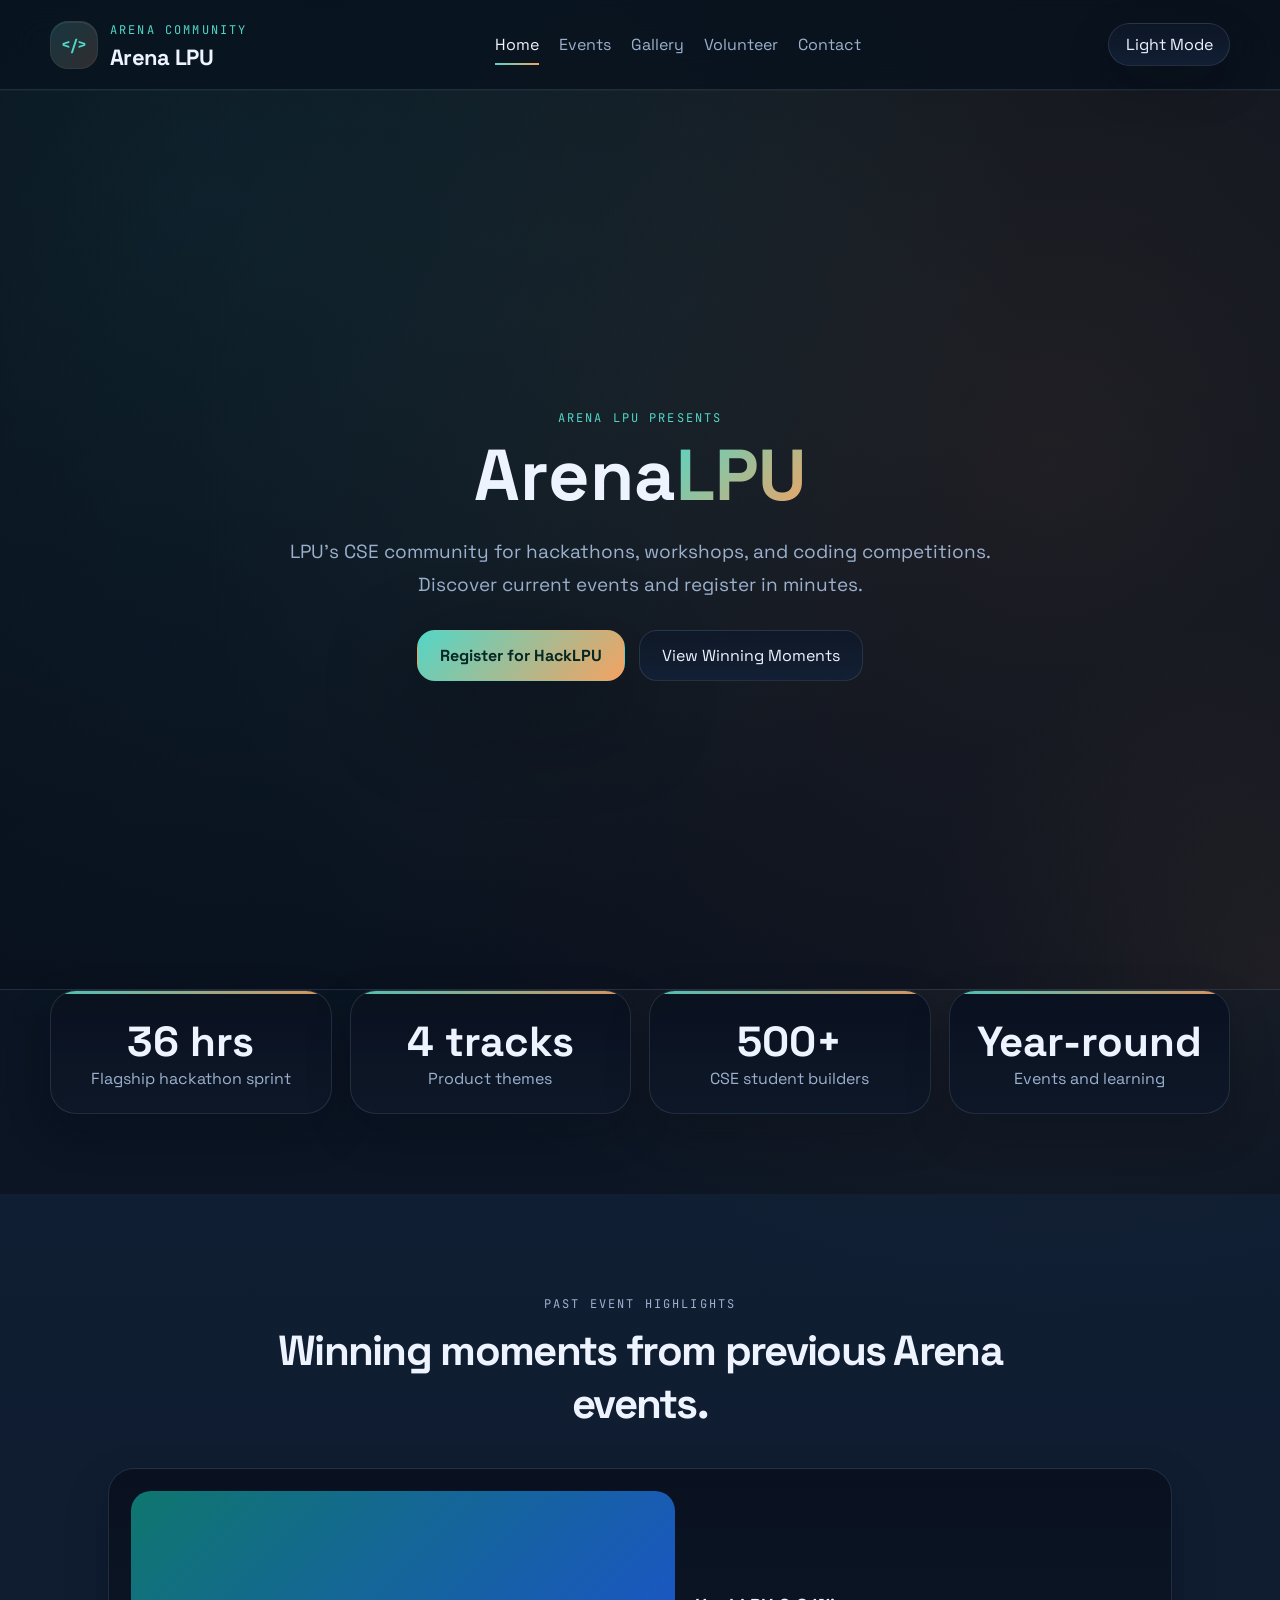
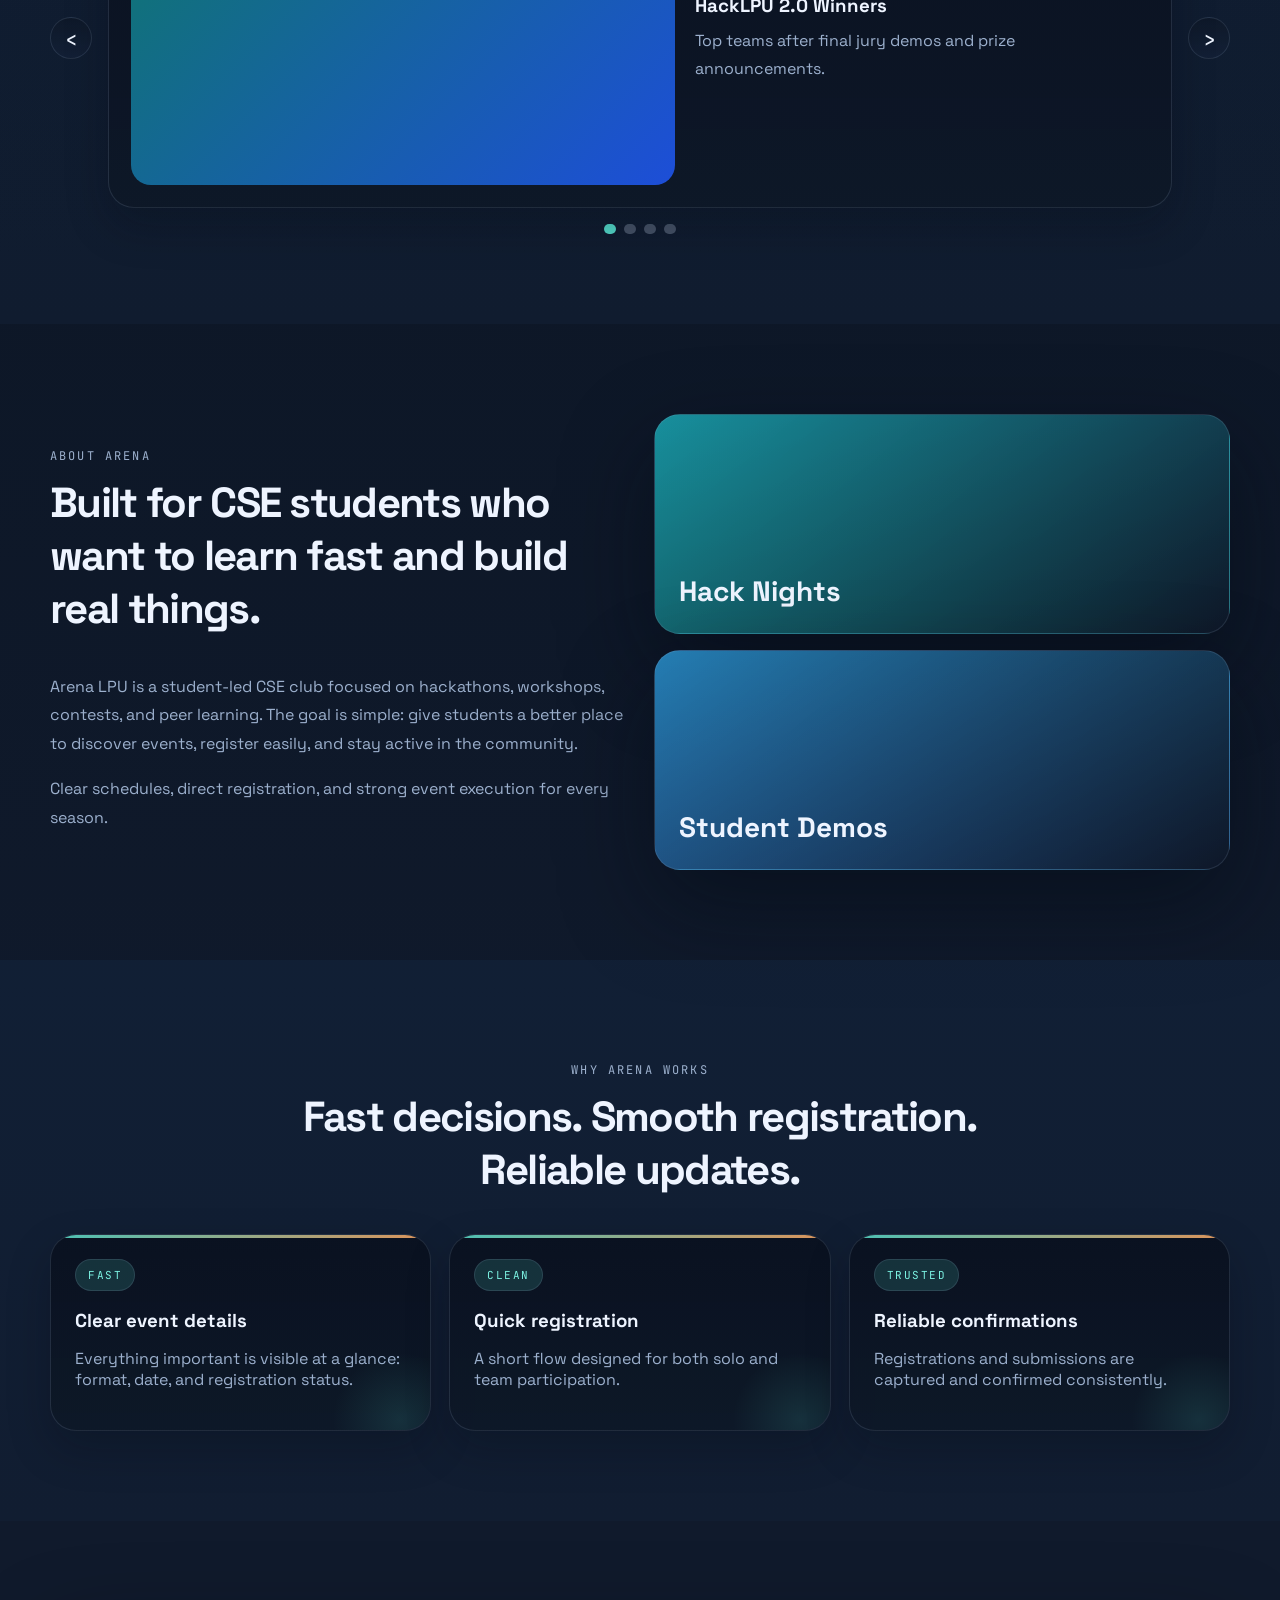
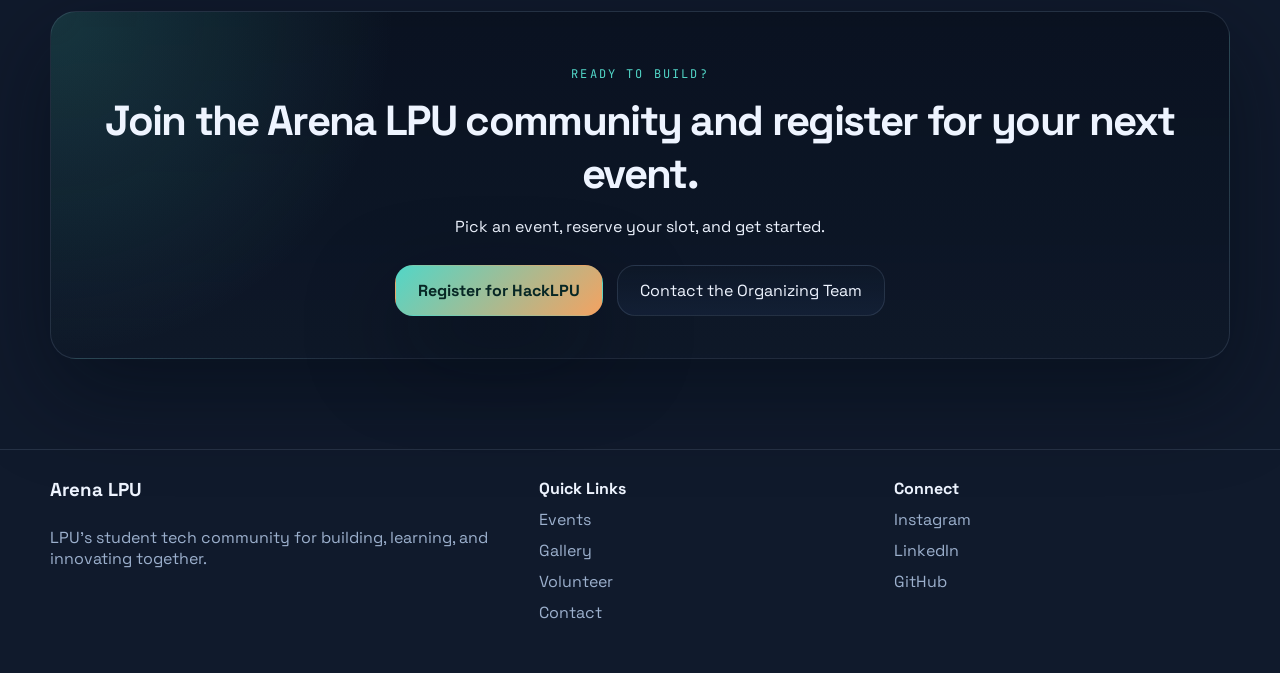
<file: public/index.html>
<!DOCTYPE html>
<html lang="en">
  <head>
    <meta charset="UTF-8" />
    <meta name="viewport" content="width=device-width, initial-scale=1.0" />
    <title>Arena LPU | Home</title>
    <link rel="preconnect" href="https://fonts.googleapis.com" />
    <link rel="preconnect" href="https://fonts.gstatic.com" crossorigin />
    <link
      href="https://fonts.googleapis.com/css2?family=Space+Grotesk:wght@400;500;700&family=JetBrains+Mono:wght@400;500&display=swap"
      rel="stylesheet"
    />
    <link rel="stylesheet" href="styles.css" />
  </head>
  <body data-page="home">
    <a class="skip-link" href="#main-content">Skip to content</a>
    <header class="site-header">
      <div class="container nav-wrap">
        <a class="brand" href="index.html">
          <span class="brand-mark">&lt;/&gt;</span>
          <span>
            <span class="brand-top">Arena Community</span>
            <span class="brand-name">Arena LPU</span>
          </span>
        </a>

        <nav class="desktop-nav">
          <a href="index.html">Home</a>
          <a href="events.html">Events</a>
          <a href="gallery.html">Gallery</a>
          <a href="volunteer.html">Volunteer</a>
          <a href="contact.html">Contact</a>
        </nav>
        <button class="mobile-nav-toggle" aria-label="Open navigation" type="button">☰</button>
        <nav class="mobile-nav" aria-hidden="true">
          <a href="index.html">Home</a>
          <a href="events.html">Events</a>
          <a href="gallery.html">Gallery</a>
          <a href="volunteer.html">Volunteer</a>
          <a href="contact.html">Contact</a>
        </nav>
        <div class="header-actions">
          <button class="theme-toggle" data-theme-toggle type="button">Light Mode</button>
        </div>
      </div>

    </header>

    <main>
      <section class="hero-section hero-simple hero-with-gallery">
        <div class="hero-gallery-background" id="heroGalleryBackground" aria-hidden="true">
          <div class="hero-gallery-slide hero-gallery-theme-1 active"></div>
          <div class="hero-gallery-slide hero-gallery-theme-2"></div>
          <div class="hero-gallery-slide hero-gallery-theme-3"></div>
          <div class="hero-gallery-slide hero-gallery-theme-4"></div>
        </div>
        <div class="hero-overlay"></div>
        <div class="container hero-content">
          <p class="eyebrow">Arena LPU presents</p>
          <h1>Arena<span class="gradient-text">LPU</span></h1>
          <p class="hero-copy">
            LPU's CSE community for hackathons, workshops, and coding competitions.
            Discover current events and register in minutes.
          </p>
          <div class="hero-actions">
            <a class="primary-button" href="events.html">Register for HackLPU</a>
            <a class="secondary-button" href="gallery.html">View Winning Moments</a>
          </div>
        </div>
      </section>

      <section class="stats-section">
        <div class="container stats-grid">
          <div class="stat-card">
            <strong>36 hrs</strong>
            <span>Flagship hackathon sprint</span>
          </div>
          <div class="stat-card">
            <strong>4 tracks</strong>
            <span>Product themes</span>
          </div>
          <div class="stat-card">
            <strong>500+</strong>
            <span>CSE student builders</span>
          </div>
          <div class="stat-card">
            <strong>Year-round</strong>
            <span>Events and learning</span>
          </div>
        </div>
      </section>

      <section class="section alt-section" id="homeMomentsSlideshow">
        <div class="container">
          <div class="section-heading">
            <p class="eyebrow">Past Event Highlights</p>
            <h2>Winning moments from previous Arena events.</h2>
          </div>

          <div class="moments-slider">
            <button class="slider-nav" id="momentsPrev" type="button" aria-label="Previous moment">&#8249;</button>
            <div class="moments-viewport" id="momentsViewport">
              <article class="moment-slide active" data-theme="one">
                <div class="moment-media"></div>
                <div class="moment-copy">
                  <h3>HackLPU 2.0 Winners</h3>
                  <p>Top teams after final jury demos and prize announcements.</p>
                </div>
              </article>
              <article class="moment-slide" data-theme="two">
                <div class="moment-media"></div>
                <div class="moment-copy">
                  <h3>Prototype Showcase</h3>
                  <p>Students presenting working prototypes to mentors and peers.</p>
                </div>
              </article>
              <article class="moment-slide" data-theme="three">
                <div class="moment-media"></div>
                <div class="moment-copy">
                  <h3>Workshop Graduation</h3>
                  <p>Completion milestone from the Web Dev Bootcamp cohort.</p>
                </div>
              </article>
              <article class="moment-slide" data-theme="four">
                <div class="moment-media"></div>
                <div class="moment-copy">
                  <h3>Community Demo Night</h3>
                  <p>Live demos, team feedback, and collaboration announcements.</p>
                </div>
              </article>
            </div>
            <button class="slider-nav" id="momentsNext" type="button" aria-label="Next moment">&#8250;</button>
          </div>

          <div class="slider-dots" id="momentsDots" aria-label="Slideshow indicators"></div>
        </div>
      </section>

      <section class="section">
        <div class="container two-column">
          <div>
            <div class="section-heading left">
              <p class="eyebrow">About Arena</p>
              <h2>Built for CSE students who want to learn fast and build real things.</h2>
            </div>
            <p class="body-copy">
              Arena LPU is a student-led CSE club focused on hackathons, workshops, contests, and peer learning.
              The goal is simple: give students a better place to discover events, register easily, and stay active in the community.
            </p>
            <p class="body-copy">
              Clear schedules, direct registration, and strong event execution for every season.
            </p>
          </div>
          <div class="image-stack">
            <div class="image-card image-one">Hack Nights</div>
            <div class="image-card image-two">Student Demos</div>
          </div>
        </div>
      </section>

      <section class="section alt-section">
        <div class="container">
          <div class="section-heading">
            <p class="eyebrow">Why Arena Works</p>
            <h2>Fast decisions. Smooth registration. Reliable updates.</h2>
          </div>
          <div class="card-grid three">
            <article class="event-card">
              <div class="card-top"><span class="tag">Fast</span></div>
              <h3>Clear event details</h3>
              <p>Everything important is visible at a glance: format, date, and registration status.</p>
            </article>
            <article class="event-card">
              <div class="card-top"><span class="tag">Clean</span></div>
              <h3>Quick registration</h3>
              <p>A short flow designed for both solo and team participation.</p>
            </article>
            <article class="event-card">
              <div class="card-top"><span class="tag">Trusted</span></div>
              <h3>Reliable confirmations</h3>
              <p>Registrations and submissions are captured and confirmed consistently.</p>
            </article>
          </div>
        </div>
      </section>

      <section class="section hidden" id="highlightsSection">
        <div class="container">
          <div class="section-heading">
            <p class="eyebrow">Current Highlights</p>
            <h2>Featured experiences for Arena students.</h2>
          </div>
          <div class="card-grid three" id="highlightsGrid"></div>
        </div>
      </section>

      <section class="section alt-section hidden" id="homeUpcomingSection">
        <div class="container">
          <div class="section-heading">
            <p class="eyebrow">Upcoming Events</p>
            <h2>Don't miss what is next at Arena LPU.</h2>
          </div>

          <div class="card-grid three" id="homeUpcomingGrid"></div>

          <div class="centered-link">
            <a class="inline-link" href="events.html">View all events</a>
          </div>
        </div>
      </section>

      <section class="section alt-section hidden" id="testimonialsSection">
        <div class="container">
          <div class="section-heading">
            <p class="eyebrow">What Members Say</p>
            <h2>Real student voices from the community.</h2>
          </div>

          <div class="card-grid three" id="testimonialsGrid"></div>
        </div>
      </section>

      <section class="section hidden" id="faqsSection">
        <div class="container narrow">
          <div class="section-heading">
            <p class="eyebrow">FAQs</p>
            <h2>Quick answers for students.</h2>
          </div>

          <div class="faq-list" id="faqsList"></div>
        </div>
      </section>

      <section class="section">
        <div class="container">
          <div class="cta-panel">
            <p class="eyebrow">Ready to Build?</p>
            <h2>Join the Arena LPU community and register for your next event.</h2>
            <p>Pick an event, reserve your slot, and get started.</p>
            <div class="hero-actions">
              <a class="primary-button" href="events.html">Register for HackLPU</a>
              <a class="secondary-button" href="contact.html">Contact the Organizing Team</a>
            </div>
          </div>
        </div>
      </section>
    </main>

    <footer class="site-footer">
      <div class="container footer-grid">
        <div>
          <h3>Arena LPU</h3>
          <p>LPU's student tech community for building, learning, and innovating together.</p>
        </div>
        <div>
          <h4>Quick Links</h4>
          <a href="events.html">Events</a>
          <a href="gallery.html">Gallery</a>
          <a href="volunteer.html">Volunteer</a>
          <a href="contact.html">Contact</a>
        </div>
        <div>
          <h4>Connect</h4>
          <a href="#">Instagram</a>
          <a href="#">LinkedIn</a>
          <a href="#">GitHub</a>
        </div>
      </div>
    </footer>

    <div class="modal-backdrop hidden" id="registrationModal">
      <div class="modal-card">
        <div class="modal-header">
          <div>
            <p class="eyebrow">Hackathon Registration</p>
            <h2 id="stepTitle">Group Head Details</h2>
            <p id="selectedEventLabel" class="modal-subtitle">Selected event: HackLPU 3.0</p>
          </div>
          <button class="secondary-button small" id="closeModal" type="button">Close</button>
        </div>

        <div class="progress-block">
          <div class="progress-meta">
            <span id="progressLabel">Step 1 of 4</span>
            <span id="progressText">Group Head Details</span>
          </div>
          <div class="progress-bar">
            <span id="progressFill" class="progress-fill"></span>
          </div>
        </div>

        <div class="message-box hidden" id="formMessage"></div>

        <div class="form-step active" data-step="1">
          <div class="form-grid">
            <label>
              <span>Team Name</span>
              <input type="text" id="teamName" />
            </label>
            <label>
              <span>College / University</span>
              <input type="text" id="collegeName" value="Lovely Professional University" />
            </label>
            <label>
              <span>Group Head Full Name</span>
              <input type="text" id="headName" />
            </label>
            <label>
              <span>Unique Email ID of Head</span>
              <input type="email" id="headEmail" />
            </label>
            <label>
              <span>Phone Number</span>
              <input type="text" id="headPhone" />
            </label>
            <label>
              <span>Course / Year</span>
              <input type="text" id="headCourseYear" />
            </label>
          </div>
        </div>

        <div class="form-step" data-step="2" hidden>
          <p class="body-copy">Select the total number of members in the group, including the head.</p>
          <div class="team-size-grid">
            <button type="button" class="team-size-button active" data-size="1">1</button>
            <button type="button" class="team-size-button" data-size="2">2</button>
            <button type="button" class="team-size-button" data-size="3">3</button>
            <button type="button" class="team-size-button" data-size="4">4</button>
          </div>
          <p class="helper-text" id="teamSizeNote">You selected 1 member, so the next step will go directly to review.</p>
        </div>

        <div class="form-step" data-step="3" hidden>
          <div id="memberFields"></div>
        </div>

        <div class="form-step" data-step="4" hidden>
          <div class="review-panel" id="reviewPanel"></div>
          <div class="payment-panel">
            <p class="eyebrow">Confirmation</p>
            <span class="tag" id="registrationModeBadge">Paid registration</span>
            <h3 id="paymentTitle">Rs. 399 per team</h3>
            <p id="paymentDescription">Team fee is charged once. Registration is confirmed after successful payment.</p>
            <div class="upi-qr-panel hidden" id="upiQrPanel">
              <img id="upiQrImage" class="upi-qr-image" alt="UPI payment QR code" />
              <p class="helper-text" id="upiQrStatus">Scan this UPI QR and keep this screen open while we verify the payment.</p>
            </div>
            <button class="primary-button full-width" id="payNowButton" type="button">Generate UPI QR</button>
          </div>
        </div>

        <div class="modal-actions">
          <button class="secondary-button small hidden" id="backButton" type="button">Back</button>
          <button class="primary-button small" id="nextButton" type="button">Continue</button>
        </div>
      </div>
    </div>

    <script type="module" src="script-home.js"></script>
  </body>
</html>
</file>
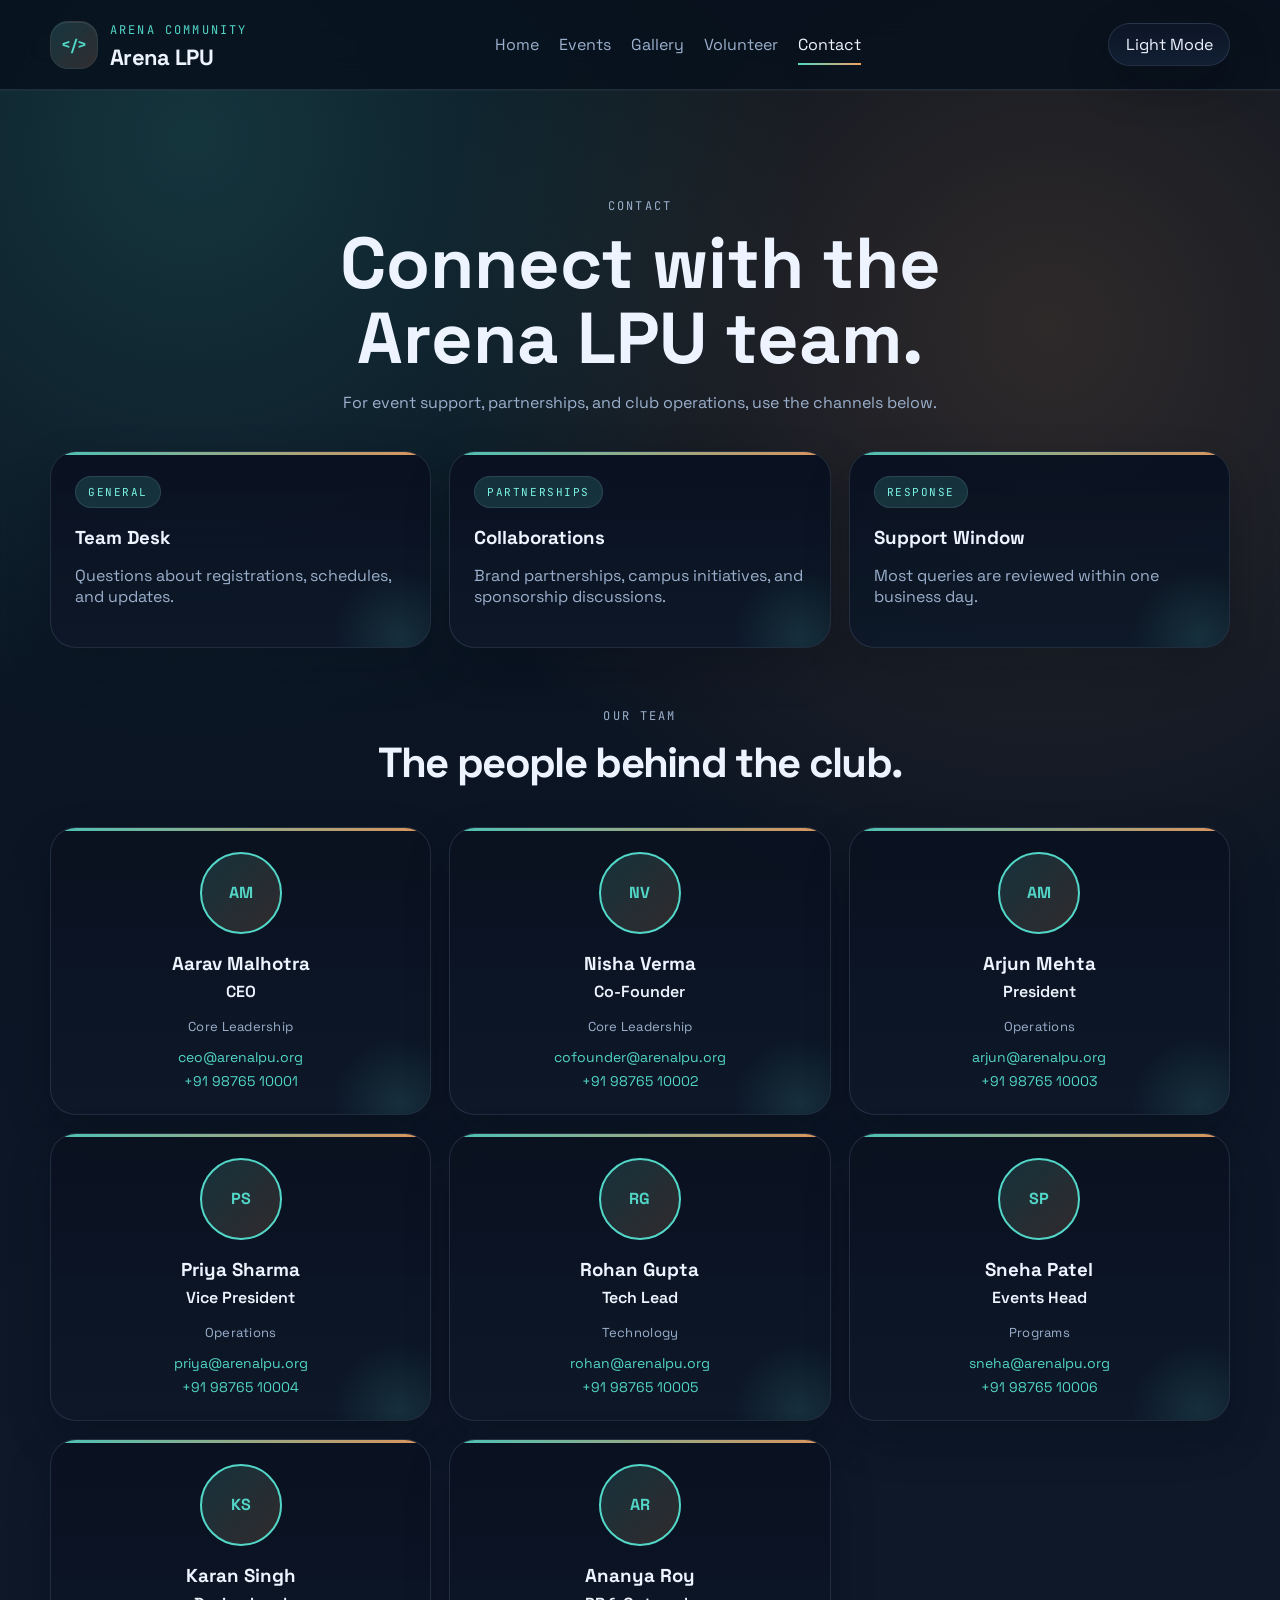
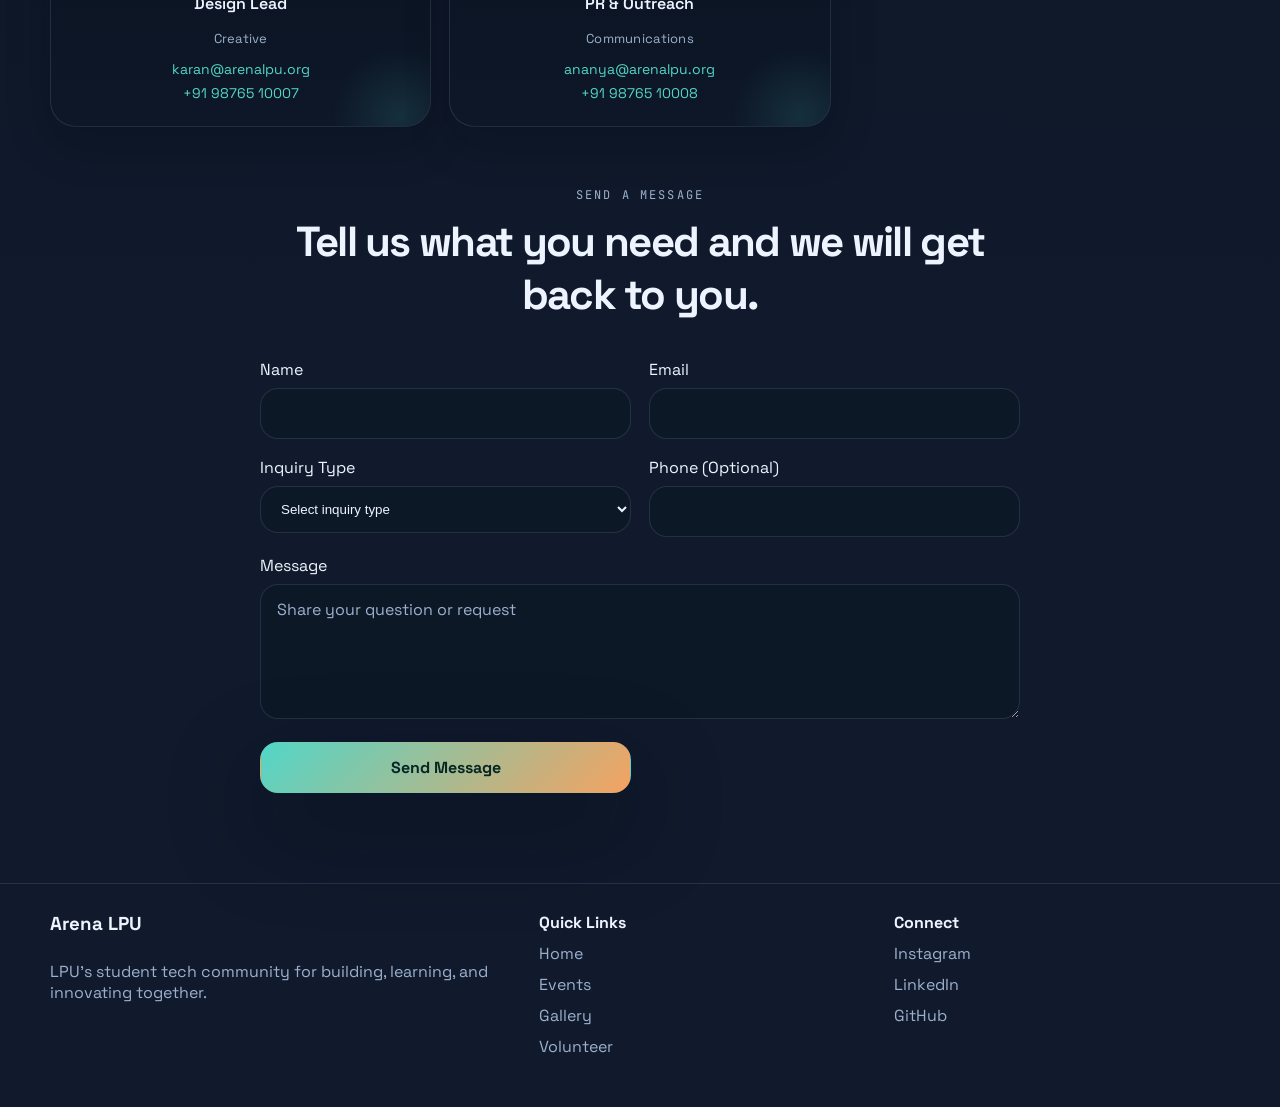
<file: public/contact.html>
<!DOCTYPE html>
<html lang="en">
  <head>
    <meta charset="UTF-8" />
    <meta name="viewport" content="width=device-width, initial-scale=1.0" />
    <title>Arena LPU | Contact</title>
    <link rel="preconnect" href="https://fonts.googleapis.com" />
    <link rel="preconnect" href="https://fonts.gstatic.com" crossorigin />
    <link
      href="https://fonts.googleapis.com/css2?family=Space+Grotesk:wght@400;500;700&family=JetBrains+Mono:wght@400;500&display=swap"
      rel="stylesheet"
    />
    <link rel="stylesheet" href="styles.css" />
  </head>
  <body data-page="contact">
    <a class="skip-link" href="#main-content">Skip to content</a>
    <header class="site-header">
      <div class="container nav-wrap">
        <a class="brand" href="index.html">
          <span class="brand-mark">&lt;/&gt;</span>
          <span>
            <span class="brand-top">Arena Community</span>
            <span class="brand-name">Arena LPU</span>
          </span>
        </a>
        <nav class="desktop-nav">
          <a href="index.html">Home</a>
          <a href="events.html">Events</a>
          <a href="gallery.html">Gallery</a>
          <a href="volunteer.html">Volunteer</a>
          <a href="contact.html">Contact</a>
        </nav>
        <button class="mobile-nav-toggle" aria-label="Open navigation" type="button">☰</button>
        <nav class="mobile-nav" aria-hidden="true">
          <a href="index.html">Home</a>
          <a href="events.html">Events</a>
          <a href="gallery.html">Gallery</a>
          <a href="volunteer.html">Volunteer</a>
          <a href="contact.html">Contact</a>
        </nav>
        <div class="header-actions">
          <button class="theme-toggle" data-theme-toggle type="button">Light Mode</button>
        </div>
      </div>

    </header>

    <main class="page-main">
      <section class="section page-hero">
        <div class="container">
          <div class="section-heading">
            <p class="eyebrow">Contact</p>
            <h1 class="page-title" id="contactHeroTitle">Connect with the Arena LPU team.</h1>
            <p id="contactHeroCopy">For event support, partnerships, and club operations, use the channels below.</p>
          </div>

          <section class="contact-block" id="contactChannelsSection">
            <div class="contact-points card-grid three" id="contactChannelsGrid">
              <article class="event-card contact-point">
                <div class="card-top"><span class="tag">General</span></div>
                <h3>Team Desk</h3>
                <p>Questions about registrations, schedules, and updates.</p>
              </article>
              <article class="event-card contact-point">
                <div class="card-top"><span class="tag">Partnerships</span></div>
                <h3>Collaborations</h3>
                <p>Brand partnerships, campus initiatives, and sponsorship discussions.</p>
              </article>
              <article class="event-card contact-point">
                <div class="card-top"><span class="tag">Response</span></div>
                <h3>Support Window</h3>
                <p>Most queries are reviewed within one business day.</p>
              </article>
            </div>
          </section>

          <section class="contact-block" id="contactTeamSection">
            <div class="section-heading">
              <p class="eyebrow">Our Team</p>
              <h2>The people behind the club.</h2>
            </div>

            <div class="card-grid three" id="contactTeamGrid">
              <article class="team-card">
                <div class="avatar-circle">AM</div>
                <h3>Aarav Malhotra</h3>
                <p class="team-role">CEO</p>
                <p class="team-type">Core Leadership</p>
                <a class="team-contact" href="mailto:ceo@arenalpu.org">ceo@arenalpu.org</a>
                <a class="team-contact" href="tel:+919876510001">+91 98765 10001</a>
              </article>
              <article class="team-card">
                <div class="avatar-circle">NV</div>
                <h3>Nisha Verma</h3>
                <p class="team-role">Co-Founder</p>
                <p class="team-type">Core Leadership</p>
                <a class="team-contact" href="mailto:cofounder@arenalpu.org">cofounder@arenalpu.org</a>
                <a class="team-contact" href="tel:+919876510002">+91 98765 10002</a>
              </article>
              <article class="team-card">
                <div class="avatar-circle">AM</div>
                <h3>Arjun Mehta</h3>
                <p class="team-role">President</p>
                <p class="team-type">Operations</p>
                <a class="team-contact" href="mailto:arjun@arenalpu.org">arjun@arenalpu.org</a>
                <a class="team-contact" href="tel:+919876510003">+91 98765 10003</a>
              </article>
              <article class="team-card">
                <div class="avatar-circle">PS</div>
                <h3>Priya Sharma</h3>
                <p class="team-role">Vice President</p>
                <p class="team-type">Operations</p>
                <a class="team-contact" href="mailto:priya@arenalpu.org">priya@arenalpu.org</a>
                <a class="team-contact" href="tel:+919876510004">+91 98765 10004</a>
              </article>
              <article class="team-card">
                <div class="avatar-circle">RG</div>
                <h3>Rohan Gupta</h3>
                <p class="team-role">Tech Lead</p>
                <p class="team-type">Technology</p>
                <a class="team-contact" href="mailto:rohan@arenalpu.org">rohan@arenalpu.org</a>
                <a class="team-contact" href="tel:+919876510005">+91 98765 10005</a>
              </article>
              <article class="team-card">
                <div class="avatar-circle">SP</div>
                <h3>Sneha Patel</h3>
                <p class="team-role">Events Head</p>
                <p class="team-type">Programs</p>
                <a class="team-contact" href="mailto:sneha@arenalpu.org">sneha@arenalpu.org</a>
                <a class="team-contact" href="tel:+919876510006">+91 98765 10006</a>
              </article>
              <article class="team-card">
                <div class="avatar-circle">KS</div>
                <h3>Karan Singh</h3>
                <p class="team-role">Design Lead</p>
                <p class="team-type">Creative</p>
                <a class="team-contact" href="mailto:karan@arenalpu.org">karan@arenalpu.org</a>
                <a class="team-contact" href="tel:+919876510007">+91 98765 10007</a>
              </article>
              <article class="team-card">
                <div class="avatar-circle">AR</div>
                <h3>Ananya Roy</h3>
                <p class="team-role">PR & Outreach</p>
                <p class="team-type">Communications</p>
                <a class="team-contact" href="mailto:ananya@arenalpu.org">ananya@arenalpu.org</a>
                <a class="team-contact" href="tel:+919876510008">+91 98765 10008</a>
              </article>
            </div>
          </section>

          <section class="contact-block">
            <div class="section-heading">
              <p class="eyebrow">Send a Message</p>
              <h2>Tell us what you need and we will get back to you.</h2>
            </div>

            <form class="contact-form" id="contactForm">
              <label>
                <span>Name</span>
                <input type="text" id="contactName" autocomplete="name" required />
              </label>
              <label>
                <span>Email</span>
                <input type="email" id="contactEmail" autocomplete="email" required />
              </label>
              <label>
                <span>Inquiry Type</span>
                <select id="contactSubject" required>
                  <option value="">Select inquiry type</option>
                  <option value="Event Query">Event Query</option>
                  <option value="Partnership">Partnership</option>
                  <option value="Volunteer">Volunteer</option>
                  <option value="Other">Other</option>
                </select>
              </label>
              <label>
                <span>Phone (Optional)</span>
                <input type="text" id="contactPhone" autocomplete="tel" />
              </label>
              <label class="full-span">
                <span>Message</span>
                <textarea id="contactMessage" rows="5" autocomplete="off" placeholder="Share your question or request" required></textarea>
              </label>
              <button class="primary-button full-width" id="contactSubmitButton" type="submit">Send Message</button>
              <p class="helper-text" id="contactSuccess" aria-live="polite"></p>
            </form>
          </section>
        </div>
      </section>
    </main>

    <footer class="site-footer">
      <div class="container footer-grid">
        <div>
          <h3>Arena LPU</h3>
          <p>LPU's student tech community for building, learning, and innovating together.</p>
        </div>
        <div>
          <h4>Quick Links</h4>
          <a href="index.html">Home</a>
          <a href="events.html">Events</a>
          <a href="gallery.html">Gallery</a>
          <a href="volunteer.html">Volunteer</a>
        </div>
        <div>
          <h4>Connect</h4>
          <a href="#">Instagram</a>
          <a href="#">LinkedIn</a>
          <a href="#">GitHub</a>
        </div>
      </div>
    </footer>

    <script type="module" src="script-contact.js"></script>
  </body>
</html>
</file>
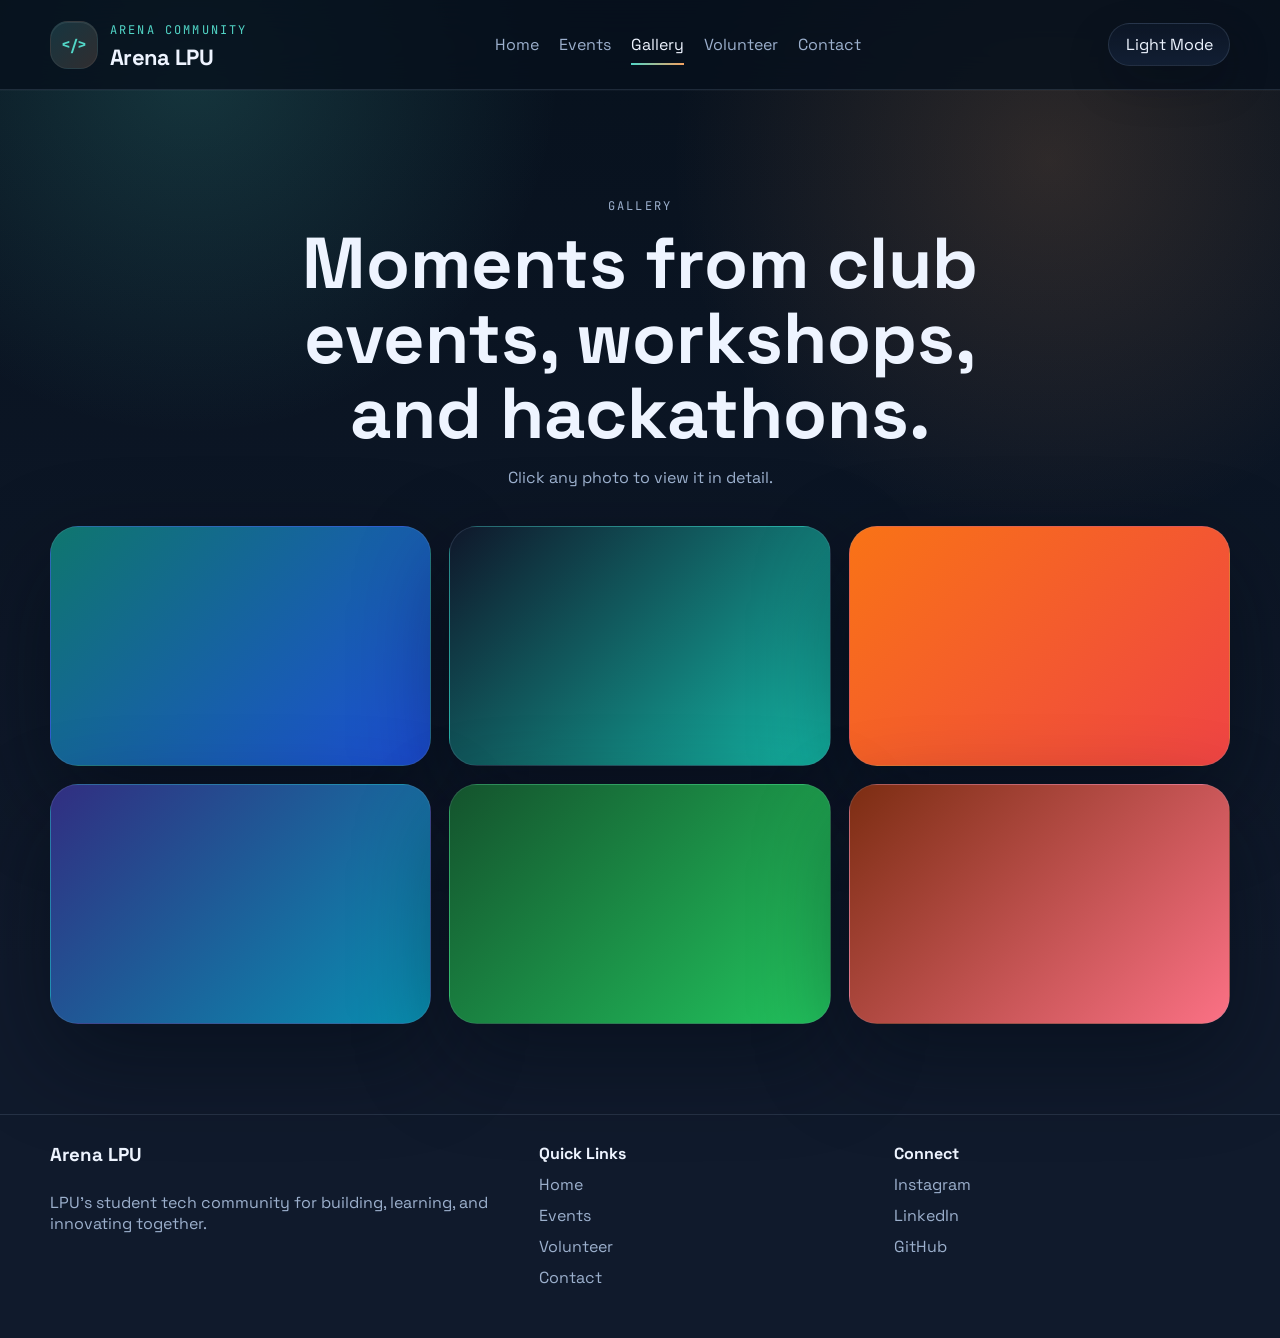
<file: public/gallery.html>
<!DOCTYPE html>
<html lang="en">
  <head>
    <meta charset="UTF-8" />
    <meta name="viewport" content="width=device-width, initial-scale=1.0" />
    <title>Arena LPU | Gallery</title>
    <link rel="preconnect" href="https://fonts.googleapis.com" />
    <link rel="preconnect" href="https://fonts.gstatic.com" crossorigin />
    <link
      href="https://fonts.googleapis.com/css2?family=Space+Grotesk:wght@400;500;700&family=JetBrains+Mono:wght@400;500&display=swap"
      rel="stylesheet"
    />
    <link rel="stylesheet" href="styles.css" />
  </head>
  <body data-page="gallery">
    <a class="skip-link" href="#main-content">Skip to content</a>
    <header class="site-header">
      <div class="container nav-wrap">
        <a class="brand" href="index.html">
          <span class="brand-mark">&lt;/&gt;</span>
          <span>
            <span class="brand-top">Arena Community</span>
            <span class="brand-name">Arena LPU</span>
          </span>
        </a>
        <nav class="desktop-nav">
          <a href="index.html">Home</a>
          <a href="events.html">Events</a>
          <a href="gallery.html">Gallery</a>
          <a href="volunteer.html">Volunteer</a>
          <a href="contact.html">Contact</a>
        </nav>
        <button class="mobile-nav-toggle" aria-label="Open navigation" type="button">☰</button>
        <nav class="mobile-nav" aria-hidden="true">
          <a href="index.html">Home</a>
          <a href="events.html">Events</a>
          <a href="gallery.html">Gallery</a>
          <a href="volunteer.html">Volunteer</a>
          <a href="contact.html">Contact</a>
        </nav>
        <div class="header-actions">
          <button class="theme-toggle" data-theme-toggle type="button">Light Mode</button>
        </div>
      </div>

    </header>

    <main class="page-main">
      <section class="section page-hero">
        <div class="container">
          <div class="section-heading">
            <p class="eyebrow">Gallery</p>
            <h1 class="page-title">Moments from club events, workshops, and hackathons.</h1>
            <p>Click any photo to view it in detail.</p>
          </div>

          <div class="gallery-grid">
            <button class="gallery-card gallery-theme-1" type="button" aria-label="Open Hackathon Coding Zone photo" data-image-title="Hackathon Coding Zone" data-image-caption="HackLPU 2.0 teams coding through the night."></button>
            <button class="gallery-card gallery-theme-2" type="button" aria-label="Open Workshop Session photo" data-image-title="Workshop Session" data-image-caption="Web dev workshop with students learning React and frontend basics."></button>
            <button class="gallery-card gallery-theme-3" type="button" aria-label="Open Winners Celebration photo" data-image-title="Winners Celebration" data-image-caption="Top teams celebrating after demo day and results."></button>
            <button class="gallery-card gallery-theme-4" type="button" aria-label="Open Tech Talk photo" data-image-title="Tech Talk" data-image-caption="Industry guest speaker sharing ideas on AI and product thinking."></button>
            <button class="gallery-card gallery-theme-5" type="button" aria-label="Open Project Showcase photo" data-image-title="Project Showcase" data-image-caption="Students demonstrating projects and networking with peers."></button>
            <button class="gallery-card gallery-theme-6" type="button" aria-label="Open Robotics Expo photo" data-image-title="Robotics Expo" data-image-caption="IoT and robotics exhibition at the student tech showcase."></button>
          </div>
        </div>
      </section>
    </main>

    <footer class="site-footer">
      <div class="container footer-grid">
        <div>
          <h3>Arena LPU</h3>
          <p>LPU's student tech community for building, learning, and innovating together.</p>
        </div>
        <div>
          <h4>Quick Links</h4>
          <a href="index.html">Home</a>
          <a href="events.html">Events</a>
          <a href="volunteer.html">Volunteer</a>
          <a href="contact.html">Contact</a>
        </div>
        <div>
          <h4>Connect</h4>
          <a href="#">Instagram</a>
          <a href="#">LinkedIn</a>
          <a href="#">GitHub</a>
        </div>
      </div>
    </footer>

    <div class="lightbox hidden" id="galleryLightbox">
      <div class="lightbox-card">
        <button class="secondary-button small" id="closeLightbox" type="button">Close</button>
        <div class="lightbox-image" id="lightboxImage"></div>
        <h2 id="lightboxTitle"></h2>
        <p id="lightboxCaption"></p>
      </div>
    </div>

    <script type="module" src="script-gallery.js"></script>
  </body>
</html>
</file>
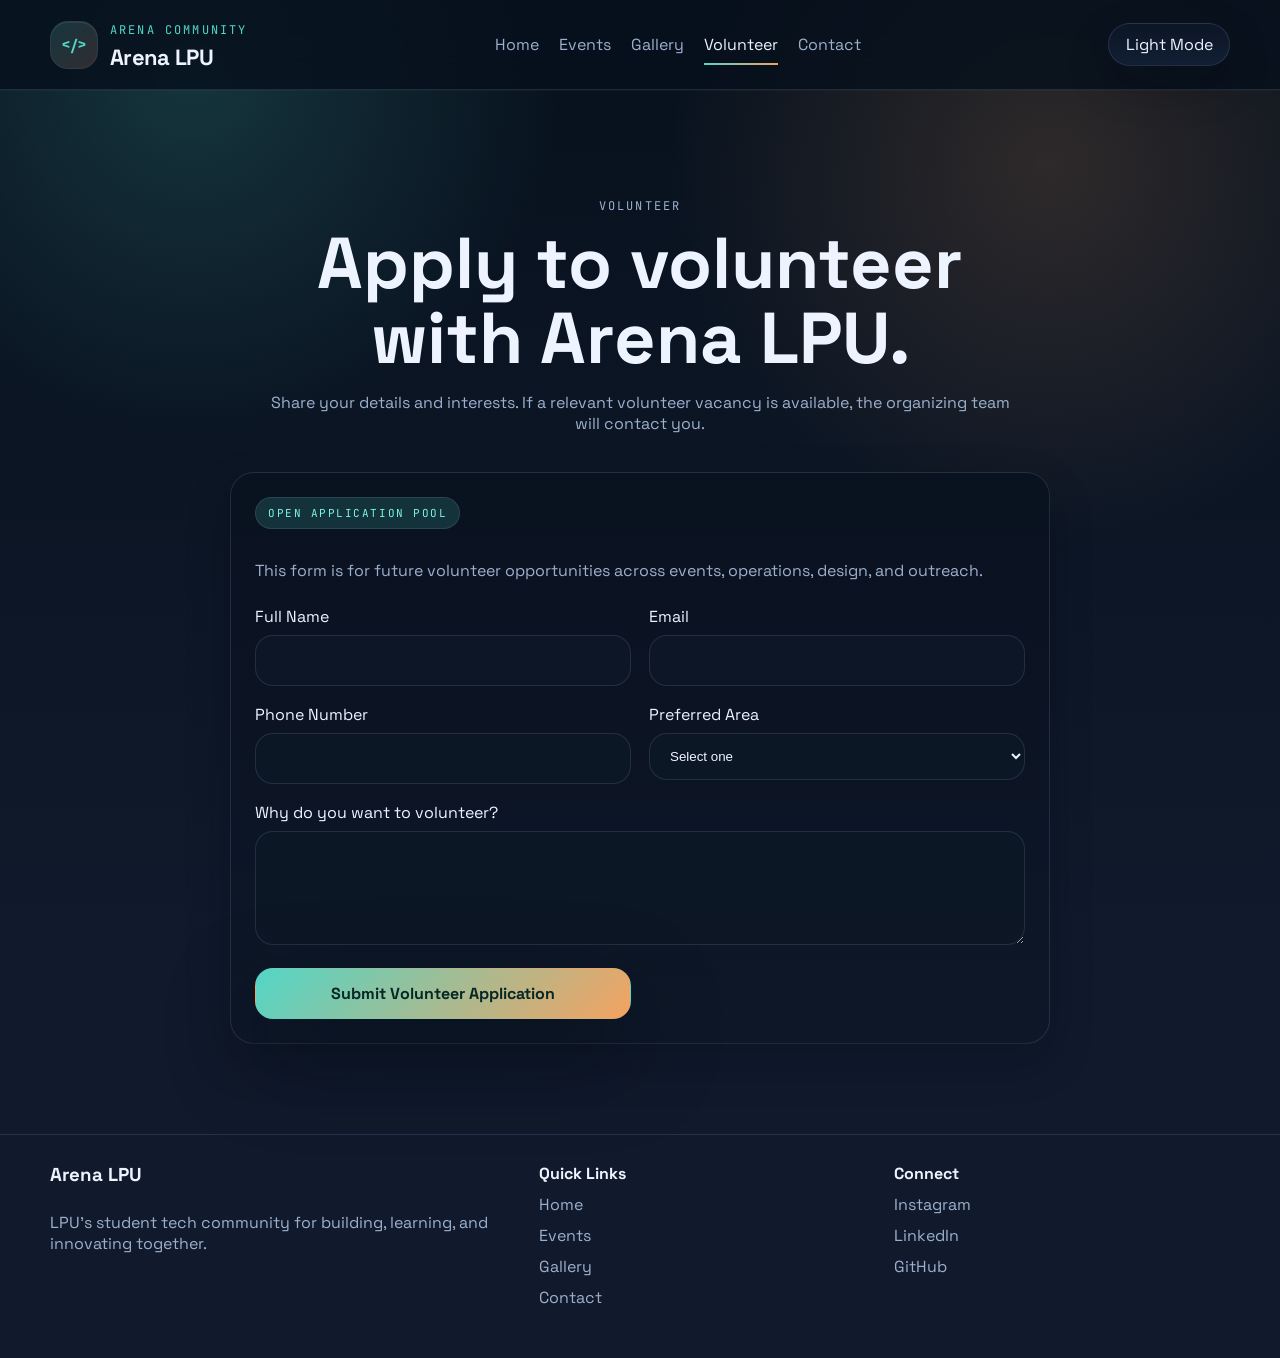
<file: public/volunteer.html>
<!DOCTYPE html>
<html lang="en">
  <head>
    <meta charset="UTF-8" />
    <meta name="viewport" content="width=device-width, initial-scale=1.0" />
    <title>Arena LPU | Volunteer</title>
    <link rel="preconnect" href="https://fonts.googleapis.com" />
    <link rel="preconnect" href="https://fonts.gstatic.com" crossorigin />
    <link
      href="https://fonts.googleapis.com/css2?family=Space+Grotesk:wght@400;500;700&family=JetBrains+Mono:wght@400;500&display=swap"
      rel="stylesheet"
    />
    <link rel="stylesheet" href="styles.css" />
  </head>
  <body data-page="volunteer">
    <a class="skip-link" href="#main-content">Skip to content</a>
    <header class="site-header">
      <div class="container nav-wrap">
        <a class="brand" href="index.html">
          <span class="brand-mark">&lt;/&gt;</span>
          <span>
            <span class="brand-top">Arena Community</span>
            <span class="brand-name">Arena LPU</span>
          </span>
        </a>

        <nav class="desktop-nav">
          <a href="index.html">Home</a>
          <a href="events.html">Events</a>
          <a href="gallery.html">Gallery</a>
          <a href="volunteer.html">Volunteer</a>
          <a href="contact.html">Contact</a>
        </nav>
        <button class="mobile-nav-toggle" aria-label="Open navigation" type="button">☰</button>
        <nav class="mobile-nav" aria-hidden="true">
          <a href="index.html">Home</a>
          <a href="events.html">Events</a>
          <a href="gallery.html">Gallery</a>
          <a href="volunteer.html">Volunteer</a>
          <a href="contact.html">Contact</a>
        </nav>
        <div class="header-actions">
          <button class="theme-toggle" data-theme-toggle type="button">Light Mode</button>
        </div>
      </div>

    </header>

    <main class="page-main">
      <section class="section page-hero">
        <div class="container">
          <div class="section-heading">
            <p class="eyebrow">Volunteer</p>
            <h1 class="page-title">Apply to volunteer with Arena LPU.</h1>
            <p id="volunteerIntro">Share your details and interests. If a relevant volunteer vacancy is available, the organizing team will contact you.</p>
          </div>

          <div class="volunteer-shell">
            <div class="volunteer-meta">
              <span class="tag" id="volunteerBadge">Open Application Pool</span>
              <p class="body-copy" id="volunteerNote">This form is for future volunteer opportunities across events, operations, design, and outreach.</p>
            </div>

            <form class="contact-form volunteer-form" id="volunteerForm">
              <label>
                <span>Full Name</span>
                <input type="text" id="volunteerName" autocomplete="name" required />
              </label>
              <label>
                <span>Email</span>
                <input type="email" id="volunteerEmail" autocomplete="email" required />
              </label>
              <label>
                <span>Phone Number</span>
                <input type="text" id="volunteerPhone" autocomplete="tel" required />
              </label>
              <label>
                <span>Preferred Area</span>
                <select id="volunteerArea" required>
                  <option value="">Select one</option>
                  <option value="Event Operations">Event Operations</option>
                  <option value="Design & Media">Design & Media</option>
                  <option value="Technical Support">Technical Support</option>
                  <option value="Outreach & PR">Outreach & PR</option>
                </select>
              </label>
              <label class="full-span">
                <span>Why do you want to volunteer?</span>
                <textarea id="volunteerMessage" rows="4" required></textarea>
              </label>
              <button class="primary-button full-width" id="volunteerSubmitButton" type="submit">Submit Volunteer Application</button>
              <p class="helper-text" id="volunteerSuccess"></p>
            </form>
          </div>
        </div>
      </section>
    </main>

    <footer class="site-footer">
      <div class="container footer-grid">
        <div>
          <h3>Arena LPU</h3>
          <p>LPU's student tech community for building, learning, and innovating together.</p>
        </div>
        <div>
          <h4>Quick Links</h4>
          <a href="index.html">Home</a>
          <a href="events.html">Events</a>
          <a href="gallery.html">Gallery</a>
          <a href="contact.html">Contact</a>
        </div>
        <div>
          <h4>Connect</h4>
          <a href="#">Instagram</a>
          <a href="#">LinkedIn</a>
          <a href="#">GitHub</a>
        </div>
      </div>
    </footer>

    <script type="module" src="script-volunteer.js"></script>
  </body>
</html>
</file>
<file: public/styles.css>
:root {
  --background: #07111d;
  --background-elevated: #101a2c;
  --surface: rgba(14, 24, 40, 0.84);
  --surface-soft: rgba(19, 32, 54, 0.92);
  --surface-strong: rgba(9, 17, 31, 0.97);
  --border: rgba(140, 160, 190, 0.18);
  --text: #eef4ff;
  --muted: #9cb0cd;
  --primary: #52d6c7;
  --primary-strong: #26a89f;
  --secondary: #f4a261;
  --secondary-soft: rgba(244, 162, 97, 0.16);
  --primary-soft: rgba(82, 214, 199, 0.16);
  --hero-glow: rgba(82, 214, 199, 0.18);
  --hero-glow-secondary: rgba(244, 162, 97, 0.16);
  --shadow: 0 34px 94px rgba(2, 8, 18, 0.46);
  --shadow-soft: 0 18px 44px rgba(2, 8, 18, 0.24);
  --button-text: #072725;
  --tag-text: #7cf3e3;
  --alt-tint: rgba(17, 34, 58, 0.58);
}

body[data-theme="light"] {
  --background: #fbf6ee;
  --background-elevated: #f2e8db;
  --surface: rgba(255, 252, 247, 0.97);
  --surface-soft: rgba(247, 238, 225, 0.98);
  --surface-strong: rgba(255, 255, 252, 0.99);
  --border: rgba(98, 84, 66, 0.14);
  --text: #1e2937;
  --muted: #6a7280;
  --primary: #0c8b7f;
  --primary-strong: #0a6f66;
  --secondary: #c56b3d;
  --secondary-soft: rgba(197, 107, 61, 0.12);
  --primary-soft: rgba(12, 139, 127, 0.1);
  --hero-glow: rgba(12, 139, 127, 0.1);
  --hero-glow-secondary: rgba(197, 107, 61, 0.1);
  --shadow: 0 24px 60px rgba(96, 72, 38, 0.12);
  --shadow-soft: 0 14px 36px rgba(96, 72, 38, 0.08);
  --button-text: #fffdfa;
  --tag-text: #0b6f67;
  --alt-tint: rgba(229, 215, 198, 0.72);
}

* {
  box-sizing: border-box;
}

html {
  scroll-behavior: smooth;
}

body {
  margin: 0;
  font-family: "Space Grotesk", sans-serif;
  color: var(--text);
  background:
    radial-gradient(circle at 15% 5%, var(--hero-glow), transparent 22%),
    radial-gradient(circle at 82% 12%, var(--hero-glow-secondary), transparent 24%),
    linear-gradient(180deg, var(--background), var(--background-elevated) 72%);
  transition: background 0.25s ease, color 0.25s ease;
}

a {
  color: inherit;
  text-decoration: none;
}

button,
input,
textarea {
  font: inherit;
}

button {
  cursor: pointer;
}

button:disabled {
  cursor: not-allowed;
  opacity: 0.65;
}

.container {
  width: min(1180px, calc(100% - 32px));
  margin: 0 auto;
}

/* Accessibility and mobile navigation */
.skip-link {
  position: absolute;
  left: -9999px;
  top: auto;
  width: 1px;
  height: 1px;
  overflow: hidden;
}
.skip-link:focus {
  left: 16px;
  top: 16px;
  width: auto;
  height: auto;
  background: var(--surface);
  color: var(--text);
  padding: 8px 12px;
  border-radius: 6px;
  z-index: 9999;
}

/* Mobile nav styles */
.mobile-nav-toggle {
  display: none;
  background: transparent;
  border: 1px solid var(--border);
  color: var(--text);
  padding: 8px 10px;
  border-radius: 8px;
}
.mobile-nav {
  display: none;
  position: absolute;
  right: 16px;
  top: 64px;
  background: var(--surface);
  border: 1px solid var(--border);
  border-radius: 10px;
  padding: 12px;
  box-shadow: var(--shadow-soft);
  flex-direction: column;
  gap: 8px;
}
.mobile-nav a {
  display: block;
  padding: 8px 12px;
  border-radius: 6px;
}
.mobile-nav a:focus,
.mobile-nav a:hover {
  background: var(--alt-tint);
}

/* Responsive layout */
@media (max-width: 840px) {
  .desktop-nav {
    display: none;
  }

  .mobile-nav-toggle {
    display: inline-flex;
  }

  .nav-wrap {
    align-items: center;
  }

  .hero-content {
    padding: 40px 0;
  }
}

/* Focus styles for keyboard users */
*:focus {
  outline: 3px solid color-mix(in srgb, var(--primary) 50%, transparent);
  outline-offset: 2px;
}

.site-header {
  position: sticky;
  top: 0;
  z-index: 40;
  background: color-mix(in srgb, var(--background) 82%, transparent);
  -webkit-backdrop-filter: blur(18px);
  backdrop-filter: blur(18px);
  border-bottom: 1px solid var(--border);
  box-shadow: 0 1px 0 rgba(255, 255, 255, 0.03);
}

.nav-wrap,
.footer-grid {
  display: flex;
  align-items: center;
  justify-content: space-between;
  gap: 20px;
}

.nav-wrap {
  padding: 18px 0;
}

.brand {
  display: flex;
  align-items: center;
  gap: 12px;
}

.brand-mark {
  width: 48px;
  height: 48px;
  border-radius: 18px;
  display: grid;
  place-items: center;
  background:
    linear-gradient(135deg, var(--primary-soft), var(--secondary-soft)),
    var(--surface);
  color: var(--primary);
  font-weight: 700;
  border: 1px solid rgba(255, 255, 255, 0.06);
  box-shadow: inset 0 1px 0 rgba(255, 255, 255, 0.08);
}

.brand-top,
.eyebrow,
.mono-text {
  font-family: "JetBrains Mono", monospace;
  font-size: 12px;
  letter-spacing: 0.18em;
  text-transform: uppercase;
  color: var(--primary);
}

.brand-name {
  display: block;
  margin-top: 4px;
  font-size: 22px;
  font-weight: 700;
  letter-spacing: -0.03em;
}

.desktop-nav,
.footer-grid div {
  display: flex;
  gap: 20px;
}

.header-actions {
  display: flex;
  align-items: center;
  gap: 12px;
}

.desktop-nav a,
.footer-grid a,
.site-footer p,
.section-heading p,
.body-copy,
.event-card p,
.quote-card p,
.faq-item p,
.payment-panel p,
.contact-form .helper-text,
.modal-subtitle {
  color: var(--muted);
}

.desktop-nav a.active,
.desktop-nav a:hover {
  color: var(--text);
}

.desktop-nav a {
  position: relative;
  transition: color 0.2s ease;
}

.desktop-nav a::after {
  content: "";
  position: absolute;
  left: 0;
  bottom: -10px;
  width: 100%;
  height: 2px;
  background: linear-gradient(90deg, var(--primary), var(--secondary));
  transform: scaleX(0);
  transform-origin: left;
  transition: transform 0.2s ease;
}

.desktop-nav a.active::after,
.desktop-nav a:hover::after {
  transform: scaleX(1);
}

.theme-toggle {
  border: 1px solid var(--border);
  background: linear-gradient(180deg, var(--surface), var(--surface-soft));
  color: var(--text);
  border-radius: 999px;
  padding: 10px 16px;
  min-width: 122px;
  box-shadow: var(--shadow-soft);
}

.hero-section,
.section {
  position: relative;
  padding: 90px 0;
}

.hero-section {
  min-height: 100vh;
  display: flex;
  align-items: center;
  overflow: hidden;
  border-bottom: 1px solid var(--border);
}

.hero-gallery-background {
  position: absolute;
  inset: 0;
}

.hero-gallery-slide {
  position: absolute;
  inset: 0;
  opacity: 0;
  transform: scale(1.06);
  transition: opacity 1s ease, transform 6s ease;
  background-size: cover;
  background-position: center;
  background-repeat: no-repeat;
}

.hero-gallery-slide.active {
  opacity: 1;
  transform: scale(1);
}

.hero-gallery-theme-1 {
  background-image: url("https://images.unsplash.com/photo-1521737604893-d14cc237f11d?auto=format&fit=crop&w=1800&q=80");
}

.hero-gallery-theme-2 {
  background-image: url("https://images.unsplash.com/photo-1516321318423-f06f85e504b3?auto=format&fit=crop&w=1800&q=80");
}

.hero-gallery-theme-3 {
  background-image: url("https://images.unsplash.com/photo-1518770660439-4636190af475?auto=format&fit=crop&w=1800&q=80");
}

.hero-gallery-theme-4 {
  background-image: url("https://images.unsplash.com/photo-1543269865-cbf427effbad?auto=format&fit=crop&w=1800&q=80");
}

.hero-overlay {
  position: absolute;
  inset: 0;
  background:
    linear-gradient(180deg, rgba(8, 14, 27, 0.36), rgba(8, 14, 27, 0.72)),
    linear-gradient(120deg, var(--hero-glow), transparent 42%),
    radial-gradient(circle at bottom right, var(--hero-glow-secondary), transparent 24%);
}

.hero-with-gallery .hero-overlay {
  background:
    linear-gradient(180deg, rgba(8, 14, 27, 0.28), rgba(8, 14, 27, 0.56)),
    linear-gradient(120deg, rgba(8, 14, 27, 0.42), transparent 46%),
    radial-gradient(circle at bottom right, var(--hero-glow-secondary), transparent 24%);
}

body[data-theme="light"] .hero-overlay {
  background:
    linear-gradient(180deg, rgba(255, 250, 244, 0.16), rgba(237, 228, 214, 0.42)),
    linear-gradient(120deg, var(--hero-glow), transparent 42%),
    radial-gradient(circle at bottom right, var(--hero-glow-secondary), transparent 24%);
}

body[data-theme="light"] .hero-with-gallery .hero-overlay {
  background:
    linear-gradient(180deg, rgba(255, 250, 244, 0.18), rgba(237, 228, 214, 0.4)),
    linear-gradient(120deg, rgba(255, 250, 244, 0.2), transparent 44%),
    radial-gradient(circle at bottom right, var(--hero-glow-secondary), transparent 24%);
}

.hero-content,
.section-heading,
.narrow {
  position: relative;
  z-index: 1;
}

.hero-content {
  text-align: center;
  padding: 64px 0;
  max-width: 920px;
}

.hero-simple .hero-content {
  margin: 0 auto;
}

.hero-shell {
  position: relative;
  z-index: 1;
  display: grid;
  grid-template-columns: minmax(0, 1.15fr) minmax(320px, 0.85fr);
  gap: 34px;
  align-items: center;
}

.hero-content-left {
  text-align: left;
}

.hero-actions-left {
  justify-content: flex-start;
}

.hero-chips {
  display: flex;
  flex-wrap: wrap;
  gap: 12px;
  margin-top: 22px;
}

.hero-chips span {
  padding: 10px 14px;
  border-radius: 999px;
  background: linear-gradient(180deg, var(--surface), var(--surface-soft));
  border: 1px solid var(--border);
  color: var(--text);
  font-size: 14px;
  box-shadow: var(--shadow-soft);
}

.hero-chips-center {
  justify-content: center;
}

.hero-panel {
  display: grid;
  gap: 18px;
}

.hero-panel-grid {
  display: grid;
  grid-template-columns: repeat(2, minmax(0, 1fr));
  gap: 16px;
}

.hero-panel-card {
  padding: 22px;
  border-radius: 28px;
  border: 1px solid var(--border);
  background:
    linear-gradient(180deg, color-mix(in srgb, var(--surface-strong) 92%, transparent), color-mix(in srgb, var(--surface) 96%, transparent)),
    var(--surface);
  box-shadow: var(--shadow-soft);
}

.hero-panel-primary {
  padding: 28px;
  background:
    radial-gradient(circle at top right, var(--hero-glow-secondary), transparent 28%),
    linear-gradient(180deg, color-mix(in srgb, var(--surface-strong) 92%, transparent), color-mix(in srgb, var(--surface) 96%, transparent));
}

.hero-panel-card h3 {
  margin: 8px 0 10px;
  font-size: 28px;
  letter-spacing: -0.03em;
}

.hero-panel-card p,
.hero-panel-card span {
  color: var(--muted);
}

.hero-panel-grid .hero-panel-card strong {
  display: block;
  margin-bottom: 8px;
  font-size: 26px;
  color: var(--text);
}

.hero-panel-meta {
  display: flex;
  flex-wrap: wrap;
  gap: 10px;
  margin-top: 18px;
}

.hero-panel-meta span {
  padding: 8px 12px;
  border-radius: 999px;
  background: color-mix(in srgb, var(--surface) 90%, var(--background));
  border: 1px solid var(--border);
}

h1,
.page-title {
  margin: 0;
  font-size: clamp(42px, 8vw, 72px);
  line-height: 1.04;
}

h2 {
  margin: 10px 0 0;
  font-size: clamp(30px, 4vw, 42px);
  letter-spacing: -0.04em;
}

h3,
h4 {
  margin: 0;
}

.gradient-text {
  background: linear-gradient(135deg, var(--primary), var(--secondary));
  -webkit-background-clip: text;
  background-clip: text;
  color: transparent;
}

.hero-copy {
  max-width: 780px;
  margin: 22px auto 0;
  font-size: 19px;
  line-height: 1.75;
  color: var(--muted);
}

body[data-theme="light"] .hero-copy {
  color: #55606d;
}

.hero-actions,
.modal-actions {
  display: flex;
  flex-wrap: wrap;
  justify-content: center;
  gap: 14px;
  margin-top: 28px;
}

.primary-button,
.secondary-button,
.filter-button,
.team-size-button,
.link-button {
  border-radius: 18px;
  padding: 14px 22px;
  border: 1px solid transparent;
}

.small {
  padding: 12px 18px;
}

.primary-button {
  background: linear-gradient(135deg, var(--primary), var(--secondary));
  color: var(--button-text);
  font-weight: 700;
  box-shadow: var(--shadow);
  transition: transform 0.2s ease, box-shadow 0.2s ease;
}

.secondary-button,
.filter-button,
.team-size-button,
.link-button {
  background: linear-gradient(180deg, var(--surface), var(--surface-soft));
  color: var(--text);
  border-color: var(--border);
  transition: transform 0.2s ease, box-shadow 0.2s ease, border-color 0.2s ease;
}

.primary-button:hover,
.secondary-button:hover,
.filter-button:hover,
.team-size-button:hover,
.link-button:hover,
.theme-toggle:hover {
  transform: translateY(-2px);
  box-shadow: var(--shadow-soft);
}

.full-width {
  width: 100%;
}

.stats-section {
  padding: 0 0 80px;
}

.stats-grid,
.card-grid,
.footer-grid,
.team-size-grid,
.contact-form,
.toolbar,
.filter-row,
.gallery-grid {
  display: grid;
  gap: 18px;
}

.stats-grid {
  grid-template-columns: repeat(4, minmax(0, 1fr));
}

.card-grid.three {
  grid-template-columns: repeat(3, minmax(0, 1fr));
}

.card-grid.two {
  grid-template-columns: repeat(2, minmax(0, 1fr));
}

.stat-card,
.event-card,
.quote-card,
.faq-item,
.image-card,
.cta-panel,
.team-card,
.timeline-card,
.payment-panel,
.review-panel,
.toolbar,
.gallery-card,
.lightbox-card {
  background:
    linear-gradient(180deg, color-mix(in srgb, var(--surface-strong) 88%, transparent), color-mix(in srgb, var(--surface) 95%, transparent)),
    var(--surface);
  border: 1px solid var(--border);
  border-radius: 26px;
  box-shadow: var(--shadow-soft);
}

.stat-card,
.event-card,
.quote-card,
.faq-item,
.team-card,
.timeline-card {
  padding: 24px;
}

.stat-card {
  text-align: center;
  position: relative;
  overflow: hidden;
}

.stat-card::before,
.event-card::before,
.team-card::before,
.quote-card::before,
.faq-item::before,
.toolbar::before,
.payment-panel::before,
.review-panel::before {
  content: "";
  position: absolute;
  inset: 0 auto auto 0;
  width: 100%;
  height: 3px;
  background: linear-gradient(90deg, var(--primary), var(--secondary));
  opacity: 0.9;
}

.event-card,
.quote-card,
.team-card,
.faq-item,
.toolbar,
.payment-panel,
.review-panel,
.stat-card {
  position: relative;
  overflow: hidden;
}

.event-card::after,
.team-card::after,
.quote-card::after,
.faq-item::after,
.payment-panel::after,
.review-panel::after {
  content: "";
  position: absolute;
  inset: auto -40px -60px auto;
  width: 140px;
  height: 140px;
  background: radial-gradient(circle, color-mix(in srgb, var(--primary-soft) 80%, transparent), transparent 68%);
  pointer-events: none;
}

.stat-card strong {
  display: block;
  font-size: 42px;
  color: var(--text);
}

body[data-theme="light"] .stat-card strong {
  color: #132233;
}

.stat-card span {
  color: var(--muted);
}

.two-column {
  display: grid;
  grid-template-columns: 1fr 1fr;
  gap: 28px;
  align-items: center;
}

.image-stack {
  display: grid;
  gap: 16px;
}

.image-card {
  min-height: 220px;
  display: flex;
  align-items: end;
  padding: 24px;
  font-size: 28px;
  font-weight: 700;
  box-shadow: var(--shadow);
}

.image-one {
  background:
    linear-gradient(140deg, rgba(20, 184, 166, 0.68), rgba(14, 23, 39, 0.78)),
    linear-gradient(160deg, #1e3a8a, #0f172a);
}

.image-two {
  background:
    linear-gradient(140deg, rgba(59, 130, 246, 0.58), rgba(14, 23, 39, 0.8)),
    linear-gradient(160deg, #047857, #0f172a);
}

.section-heading {
  max-width: 760px;
  margin: 0 auto 38px;
  text-align: center;
}

.section-heading h2,
.page-title {
  color: var(--text);
}

.section-heading.left {
  margin-left: 0;
  text-align: left;
}

.feature-list {
  display: grid;
  gap: 16px;
  margin-top: 28px;
}

.feature-list div {
  padding: 18px 20px;
  border-radius: 22px;
  background: linear-gradient(180deg, var(--surface), var(--surface-soft));
  border: 1px solid var(--border);
  box-shadow: var(--shadow-soft);
}

.feature-list strong {
  display: block;
  margin-bottom: 8px;
  color: var(--text);
}

.feature-list span {
  color: var(--muted);
}

.body-copy {
  line-height: 1.8;
  font-size: 16px;
}

.alt-section {
  background:
    linear-gradient(180deg, color-mix(in srgb, var(--alt-tint) 72%, transparent), transparent),
    color-mix(in srgb, var(--surface-soft) 54%, transparent);
}

.section-band {
  position: relative;
}

.section-band::before {
  content: "";
  position: absolute;
  inset: 0;
  background:
    radial-gradient(circle at 10% 10%, var(--hero-glow), transparent 18%),
    radial-gradient(circle at 88% 80%, var(--hero-glow-secondary), transparent 18%);
  pointer-events: none;
}

.card-top {
  display: flex;
  align-items: center;
  justify-content: space-between;
  gap: 12px;
  margin-bottom: 18px;
}

.event-card h3,
.team-card h3,
.quote-card h3,
.faq-item h3 {
  color: var(--text);
}

.tag {
  padding: 8px 12px;
  border-radius: 999px;
  border: 1px solid var(--border);
  background: var(--primary-soft);
  color: var(--tag-text);
  font-family: "JetBrains Mono", monospace;
  font-size: 11px;
  letter-spacing: 0.14em;
  text-transform: uppercase;
}

.event-card[data-tag="Hackathon"] .tag {
  background: var(--secondary-soft);
  border-color: var(--secondary);
  color: var(--secondary);
}

.event-card[data-tag="Workshop"] .tag {
  background: var(--primary-soft);
  color: var(--primary);
}

.event-card[data-tag="Competition"] .tag {
  background: rgba(99, 102, 241, 0.16);
  border-color: rgba(99, 102, 241, 0.32);
  color: #8ea4ff;
}

body[data-theme="light"] .event-card[data-tag="Competition"] .tag {
  color: #4f59b8;
}

.muted-tag {
  border-color: rgba(148, 163, 184, 0.2);
  background: rgba(148, 163, 184, 0.08);
  color: var(--muted);
}

.muted-card {
  opacity: 0.88;
}

.link-button {
  display: inline-flex;
  margin-top: 18px;
}

.card-actions {
  display: flex;
  flex-wrap: wrap;
  gap: 12px;
  margin-top: 18px;
}

.card-actions .link-button {
  margin-top: 0;
}

.countdown-strip {
  margin-top: 18px;
  padding: 14px 16px;
  border-radius: 18px;
  border: 1px solid var(--border);
  background: color-mix(in srgb, var(--surface) 92%, var(--background));
  box-shadow: inset 0 1px 0 rgba(255, 255, 255, 0.04);
}

.countdown-label {
  display: block;
  margin-bottom: 6px;
  font-family: "JetBrains Mono", monospace;
  font-size: 11px;
  letter-spacing: 0.14em;
  text-transform: uppercase;
  color: var(--muted);
}

.countdown-value {
  color: var(--text);
  font-weight: 700;
}

.centered-link {
  text-align: center;
  margin-top: 26px;
}

.inline-link {
  color: var(--primary);
}

.quote-meta {
  margin-top: 18px;
  color: var(--muted);
  font-size: 14px;
  letter-spacing: 0.02em;
}

.narrow {
  max-width: 820px;
}

.faq-list {
  display: grid;
  gap: 16px;
}

.cta-panel {
  padding: 42px;
  text-align: center;
  box-shadow: var(--shadow);
  background:
    radial-gradient(circle at top left, var(--hero-glow), transparent 28%),
    linear-gradient(180deg, color-mix(in srgb, var(--surface-strong) 90%, transparent), color-mix(in srgb, var(--surface) 95%, transparent));
}

.signal-grid .event-card,
.track-grid .team-card {
  min-height: 100%;
}

.featured-banner {
  display: grid;
  grid-template-columns: minmax(0, 1.1fr) minmax(280px, 0.9fr);
  gap: 24px;
  padding: 28px 32px;
  border-radius: 32px;
  border: 1px solid var(--border);
  background:
    radial-gradient(circle at top right, var(--hero-glow), transparent 28%),
    linear-gradient(180deg, color-mix(in srgb, var(--surface-strong) 92%, transparent), color-mix(in srgb, var(--surface) 96%, transparent));
  box-shadow: var(--shadow);
}

.featured-banner h2 {
  max-width: 620px;
}

.featured-banner-copy {
  display: flex;
  align-items: end;
}

.featured-banner-copy p {
  margin: 0;
  color: var(--muted);
  line-height: 1.8;
}

.page-header-grid {
  display: grid;
  grid-template-columns: minmax(0, 1.15fr) minmax(280px, 0.85fr);
  gap: 28px;
  align-items: end;
  margin-bottom: 28px;
}

.page-heading-left {
  margin-bottom: 0;
}

.page-header-panel {
  display: flex;
  justify-content: stretch;
}

.page-header-panel .hero-panel-card {
  width: 100%;
}

.compact-grid {
  margin-bottom: 28px;
}

.compact-grid .team-card {
  padding: 22px;
}

body[data-theme="light"] .cta-panel {
  background:
    radial-gradient(circle at top left, rgba(12, 139, 127, 0.12), transparent 28%),
    linear-gradient(180deg, rgba(255, 252, 247, 0.96), rgba(244, 235, 223, 0.98));
}

.site-footer {
  padding: 28px 0 50px;
  border-top: 1px solid var(--border);
}

.footer-grid {
  grid-template-columns: 1.4fr 1fr 1fr;
  align-items: start;
}

.footer-grid div {
  flex-direction: column;
  gap: 10px;
}

.page-main {
  padding-top: 36px;
}

.page-hero {
  padding-top: 60px;
}

.page-hero-simple .section-heading {
  margin-bottom: 30px;
}

.toolbar {
  grid-template-columns: 1fr;
  padding: 24px;
  margin-bottom: 32px;
  position: relative;
  overflow: hidden;
}

.toolbar input,
.form-grid input,
.contact-form input,
.contact-form textarea {
  width: 100%;
  border: 1px solid var(--border);
  border-radius: 18px;
  background: color-mix(in srgb, var(--surface) 96%, var(--background));
  color: var(--text);
  padding: 14px 16px;
}

.contact-form select,
.form-grid select {
  width: 100%;
  border: 1px solid var(--border);
  border-radius: 18px;
  background: color-mix(in srgb, var(--surface) 96%, var(--background));
  color: var(--text);
  padding: 14px 16px;
}

.toolbar input::placeholder,
.form-grid input::placeholder,
.contact-form input::placeholder,
.contact-form textarea::placeholder {
  color: var(--muted);
}

.filter-row {
  grid-template-columns: repeat(auto-fit, minmax(110px, max-content));
}

.filter-button.active,
.team-size-button.active {
  border-color: var(--primary);
  background: linear-gradient(180deg, var(--primary-soft), color-mix(in srgb, var(--surface) 92%, transparent));
}

.events-block + .events-block {
  margin-top: 52px;
}

.moments-slider {
  display: grid;
  grid-template-columns: auto 1fr auto;
  gap: 16px;
  align-items: center;
}

.moments-viewport {
  position: relative;
  min-height: 340px;
}

.moment-slide {
  position: absolute;
  inset: 0;
  display: grid;
  grid-template-columns: 1.2fr 1fr;
  gap: 20px;
  padding: 22px;
  border-radius: 26px;
  border: 1px solid var(--border);
  background:
    linear-gradient(180deg, color-mix(in srgb, var(--surface-strong) 92%, transparent), color-mix(in srgb, var(--surface) 96%, transparent)),
    var(--surface);
  box-shadow: var(--shadow-soft);
  opacity: 0;
  transform: translateX(24px) scale(0.99);
  pointer-events: none;
  transition: opacity 0.45s ease, transform 0.45s ease;
}

.moment-slide.active {
  opacity: 1;
  transform: translateX(0) scale(1);
  pointer-events: auto;
}

.moment-media {
  border-radius: 20px;
  min-height: 260px;
  background: linear-gradient(135deg, #0f766e, #1d4ed8);
}

.moment-slide[data-theme="one"] .moment-media {
  background: linear-gradient(135deg, #0f766e, #1d4ed8);
}

.moment-slide[data-theme="two"] .moment-media {
  background: linear-gradient(135deg, #f97316, #ef4444);
}

.moment-slide[data-theme="three"] .moment-media {
  background: linear-gradient(135deg, #14532d, #22c55e);
}

.moment-slide[data-theme="four"] .moment-media {
  background: linear-gradient(135deg, #312e81, #0891b2);
}

.moment-copy {
  display: flex;
  flex-direction: column;
  justify-content: center;
}

.moment-copy h3 {
  margin: 0 0 10px;
}

.moment-copy p {
  margin: 0;
  color: var(--muted);
  line-height: 1.7;
}

.slider-nav {
  width: 42px;
  height: 42px;
  border-radius: 999px;
  border: 1px solid var(--border);
  background: linear-gradient(180deg, var(--surface), var(--surface-soft));
  color: var(--text);
  font-size: 24px;
  line-height: 1;
}

.slider-dots {
  margin-top: 16px;
  display: flex;
  justify-content: center;
  gap: 8px;
}

.slider-dot {
  width: 10px;
  height: 10px;
  border-radius: 999px;
  border: 0;
  background: rgba(148, 163, 184, 0.4);
}

.slider-dot.active {
  background: var(--primary);
}

.subheading {
  margin-bottom: 22px;
}

.empty-state,
.helper-text {
  color: var(--muted);
}

.success-text {
  color: #5eead4;
}

.error-text {
  color: #fca5a5;
}

.gallery-grid {
  grid-template-columns: repeat(3, minmax(0, 1fr));
}

.gallery-card {
  --card-image: linear-gradient(135deg, #0f766e, #1d4ed8);
  min-height: 240px;
  padding: 20px;
  display: flex;
  align-items: end;
  justify-content: start;
  background: var(--card-image);
  border: 1px solid var(--border);
  border-radius: 28px;
  color: #f8fafc;
  font-size: 24px;
  font-weight: 700;
  box-shadow: var(--shadow);
  transition: transform 0.2s ease, box-shadow 0.2s ease;
}

.gallery-theme-1 {
  --card-image: linear-gradient(135deg, #0f766e, #1d4ed8);
}

.gallery-theme-2 {
  --card-image: linear-gradient(135deg, #0f172a, #14b8a6);
}

.gallery-theme-3 {
  --card-image: linear-gradient(135deg, #f97316, #ef4444);
}

.gallery-theme-4 {
  --card-image: linear-gradient(135deg, #312e81, #0891b2);
}

.gallery-theme-5 {
  --card-image: linear-gradient(135deg, #14532d, #22c55e);
}

.gallery-theme-6 {
  --card-image: linear-gradient(135deg, #7c2d12, #fb7185);
}

.gallery-card:hover,
.event-card:hover,
.team-card:hover,
.quote-card:hover {
  transform: translateY(-4px);
  box-shadow: 0 26px 60px rgba(3, 8, 20, 0.24);
}

body[data-theme="light"] .gallery-card:hover,
body[data-theme="light"] .event-card:hover,
body[data-theme="light"] .team-card:hover,
body[data-theme="light"] .quote-card:hover {
  box-shadow: 0 20px 44px rgba(96, 72, 38, 0.14);
}

.lightbox,
.modal-backdrop {
  position: fixed;
  inset: 0;
  background: rgba(2, 6, 23, 0.82);
  z-index: 60;
  display: flex;
  align-items: center;
  justify-content: center;
  padding: 18px;
}

.hidden {
  display: none !important;
}

.lightbox-card,
.modal-card {
  width: min(980px, 100%);
  max-height: 92vh;
  overflow-y: auto;
  padding: 28px;
  box-shadow: var(--shadow);
  background:
    linear-gradient(180deg, color-mix(in srgb, var(--surface-strong) 92%, transparent), color-mix(in srgb, var(--surface) 96%, transparent)),
    var(--surface);
}

.lightbox-image {
  height: 340px;
  border-radius: 24px;
  margin: 18px 0 20px;
  background: linear-gradient(135deg, #0f766e, #1d4ed8);
}

.contact-block + .contact-block {
  margin-top: 60px;
}

.contact-points {
  margin-bottom: 6px;
}

.contact-point {
  min-height: 100%;
}

.team-card {
  text-align: center;
}

.team-role {
  margin-top: 6px;
  color: var(--text);
  font-weight: 600;
}

.team-type {
  margin-top: 6px;
  color: var(--muted);
  font-size: 13px;
  letter-spacing: 0.02em;
}

.team-contact {
  display: block;
  margin-top: 6px;
  color: var(--primary);
  font-size: 14px;
}

.avatar-circle {
  width: 82px;
  height: 82px;
  margin: 0 auto 18px;
  display: grid;
  place-items: center;
  border-radius: 999px;
  border: 2px solid var(--primary);
  background: linear-gradient(135deg, var(--primary-soft), var(--secondary-soft));
  color: var(--primary);
  font-weight: 700;
}

.contact-form {
  max-width: 760px;
  margin: 0 auto;
  grid-template-columns: repeat(2, minmax(0, 1fr));
}

.volunteer-shell {
  max-width: 820px;
  margin: 0 auto;
  padding: 24px;
  border: 1px solid var(--border);
  border-radius: 24px;
  background:
    linear-gradient(180deg, color-mix(in srgb, var(--surface-strong) 90%, transparent), color-mix(in srgb, var(--surface) 96%, transparent)),
    var(--surface);
  box-shadow: var(--shadow-soft);
}

.volunteer-meta {
  margin-bottom: 20px;
}

.volunteer-meta .tag {
  display: inline-block;
  margin-bottom: 12px;
}

.volunteer-form {
  max-width: 100%;
}

.contact-form label,
.form-grid label {
  display: block;
}

.contact-form label span,
.form-grid label span {
  display: block;
  margin-bottom: 8px;
}

.full-span {
  grid-column: 1 / -1;
}

.modal-header {
  display: flex;
  align-items: start;
  justify-content: space-between;
  gap: 18px;
}

.progress-block {
  margin: 24px 0;
}

.progress-meta {
  display: flex;
  align-items: center;
  justify-content: space-between;
  gap: 12px;
  margin-bottom: 10px;
  font-size: 14px;
  color: var(--muted);
}

.progress-bar {
  height: 10px;
  border-radius: 999px;
  background: rgba(148, 163, 184, 0.14);
  overflow: hidden;
}

.progress-fill {
  display: block;
  height: 100%;
  width: 25%;
  border-radius: 999px;
  background: linear-gradient(135deg, var(--primary), var(--secondary));
  transition: width 0.25s ease;
}

.message-box {
  margin-bottom: 18px;
  padding: 14px 16px;
  border-radius: 16px;
  border: 1px solid var(--border);
}

.message-box.error {
  border-color: rgba(248, 113, 113, 0.22);
  background: rgba(239, 68, 68, 0.12);
}

.message-box.success {
  border-color: rgba(20, 184, 166, 0.22);
  background: rgba(20, 184, 166, 0.12);
}

body[data-theme="light"] .message-box.success {
  border-color: rgba(12, 139, 127, 0.18);
  background: rgba(12, 139, 127, 0.08);
}

body[data-theme="light"] .message-box.error {
  border-color: rgba(203, 83, 83, 0.18);
  background: rgba(203, 83, 83, 0.08);
}

.form-step {
  display: none;
}

.form-step.active {
  display: block;
}

.form-grid {
  display: grid;
  grid-template-columns: repeat(2, minmax(0, 1fr));
  gap: 18px;
}

.form-field-grid {
  display: grid;
  grid-template-columns: repeat(2, minmax(0, 1fr));
  gap: 18px;
}

.input-field {
  display: flex;
  flex-direction: column;
  gap: 8px;
}

.input-field label {
  display: block;
  color: var(--muted);
}

.input-field input {
  width: 100%;
  border: 1px solid var(--border);
  border-radius: 18px;
  background: color-mix(in srgb, var(--surface) 96%, var(--background));
  color: var(--text);
  padding: 14px 16px;
}

.team-size-grid {
  grid-template-columns: repeat(4, 1fr);
  margin: 20px 0 14px;
}

.team-size-button {
  font-size: 28px;
  font-weight: 700;
}

.disabled-option {
  opacity: 0.4;
}

#memberFields {
  display: grid;
  gap: 18px;
}

.member-card {
  padding: 22px;
  border-radius: 24px;
  border: 1px solid var(--border);
  background: color-mix(in srgb, var(--surface) 94%, var(--background));
}

.review-panel,
.payment-panel {
  padding: 24px;
}

.demo-mode-note {
  margin: 12px 0 0;
  padding: 10px 12px;
  border-radius: 12px;
  border: 1px solid rgba(244, 162, 97, 0.3);
  background: rgba(244, 162, 97, 0.12);
  color: var(--text);
  font-size: 13px;
  font-family: "JetBrains Mono", monospace;
}

body[data-theme="light"] .demo-mode-note {
  border-color: rgba(197, 107, 61, 0.28);
  background: rgba(197, 107, 61, 0.1);
}

.upi-qr-panel {
  margin: 18px 0;
  padding: 18px;
  border-radius: 22px;
  border: 1px solid var(--border);
  background: color-mix(in srgb, var(--surface) 96%, var(--background));
  text-align: center;
}

.upi-qr-image {
  display: block;
  width: min(280px, 100%);
  aspect-ratio: 1;
  margin: 0 auto 14px;
  border-radius: 18px;
  background: white;
  padding: 12px;
  object-fit: contain;
  box-shadow: inset 0 0 0 1px rgba(17, 24, 39, 0.08);
}

.review-block + .review-block {
  margin-top: 18px;
}

.review-block p {
  margin: 6px 0;
  color: var(--muted);
}

.modal-actions {
  justify-content: space-between;
  margin-top: 24px;
}

@media (max-width: 980px) {
  .theme-toggle {
    min-width: auto;
  }

  .stats-grid,
  .hero-shell,
  .hero-panel-grid,
  .moments-slider,
  .featured-banner,
  .page-header-grid,
  .card-grid.three,
  .card-grid.two,
  .gallery-grid,
  .footer-grid,
  .team-size-grid,
  .form-grid,
  .two-column,
  .contact-form {
    grid-template-columns: 1fr;
  }

  .moments-viewport {
    min-height: 420px;
  }

  .moment-slide {
    grid-template-columns: 1fr;
  }

  .moment-media {
    min-height: 180px;
  }
}

@media (max-width: 640px) {
  .hero-section,
  .section {
    padding: 74px 0;
  }

  .modal-card,
  .lightbox-card {
    padding: 20px;
  }

  .hero-actions,
  .modal-actions {
    flex-direction: column;
  }

  .header-actions {
    width: 100%;
    justify-content: space-between;
  }

  .hero-content-left {
    text-align: center;
  }

  .hero-actions-left,
  .hero-chips {
    justify-content: center;
  }
}
</file>
